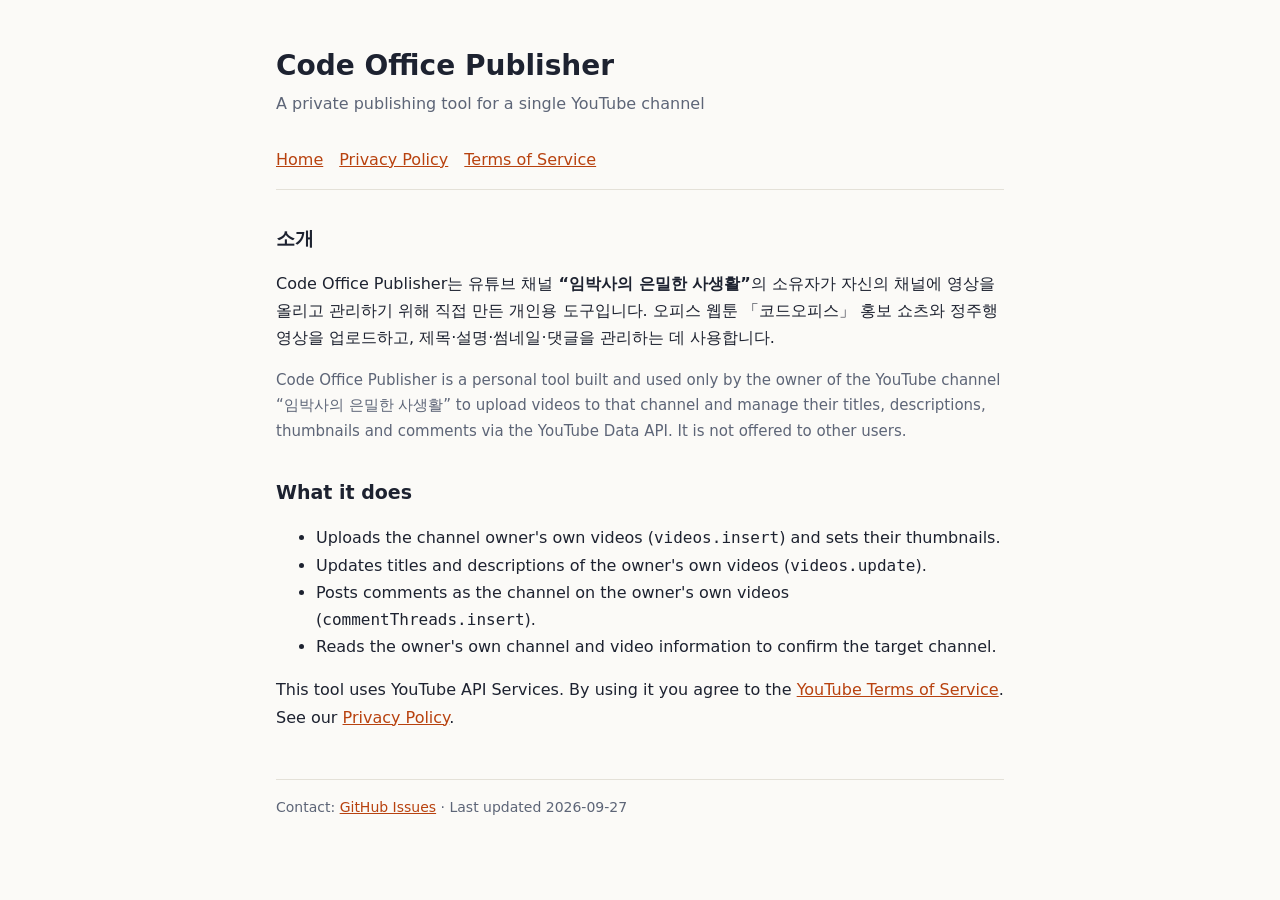
<file: index.html>
<!doctype html><html lang="ko"><head><meta charset="utf-8"><meta name="viewport" content="width=device-width,initial-scale=1">
<title>Code Office Publisher</title><link rel="stylesheet" href="style.css"></head><body><main>
<h1>Code Office Publisher</h1><p class="sub">A private publishing tool for a single YouTube channel</p><nav><a href="./">Home</a><a href="./privacy.html">Privacy Policy</a><a href="./terms.html">Terms of Service</a></nav>
<h2>소개</h2>
<p>Code Office Publisher는 유튜브 채널 <strong>“임박사의 은밀한 사생활”</strong>의 소유자가 자신의 채널에 영상을 올리고 관리하기 위해 직접 만든 개인용 도구입니다. 오피스 웹툰 「코드오피스」 홍보 쇼츠와 정주행 영상을 업로드하고, 제목·설명·썸네일·댓글을 관리하는 데 사용합니다.</p>
<p class="en">Code Office Publisher is a personal tool built and used only by the owner of the YouTube channel “임박사의 은밀한 사생활” to upload videos to that channel and manage their titles, descriptions, thumbnails and comments via the YouTube Data API. It is not offered to other users.</p>
<h2>What it does</h2>
<ul><li>Uploads the channel owner's own videos (<code>videos.insert</code>) and sets their thumbnails.</li>
<li>Updates titles and descriptions of the owner's own videos (<code>videos.update</code>).</li>
<li>Posts comments as the channel on the owner's own videos (<code>commentThreads.insert</code>).</li>
<li>Reads the owner's own channel and video information to confirm the target channel.</li></ul>
<p>This tool uses YouTube API Services. By using it you agree to the <a href="https://www.youtube.com/t/terms">YouTube Terms of Service</a>. See our <a href="./privacy.html">Privacy Policy</a>.</p>
<footer>Contact: <a href="https://github.com/taehyeonglim/codeoffice-publisher/issues">GitHub Issues</a> · Last updated 2026-09-27</footer></main></body></html>
</file>
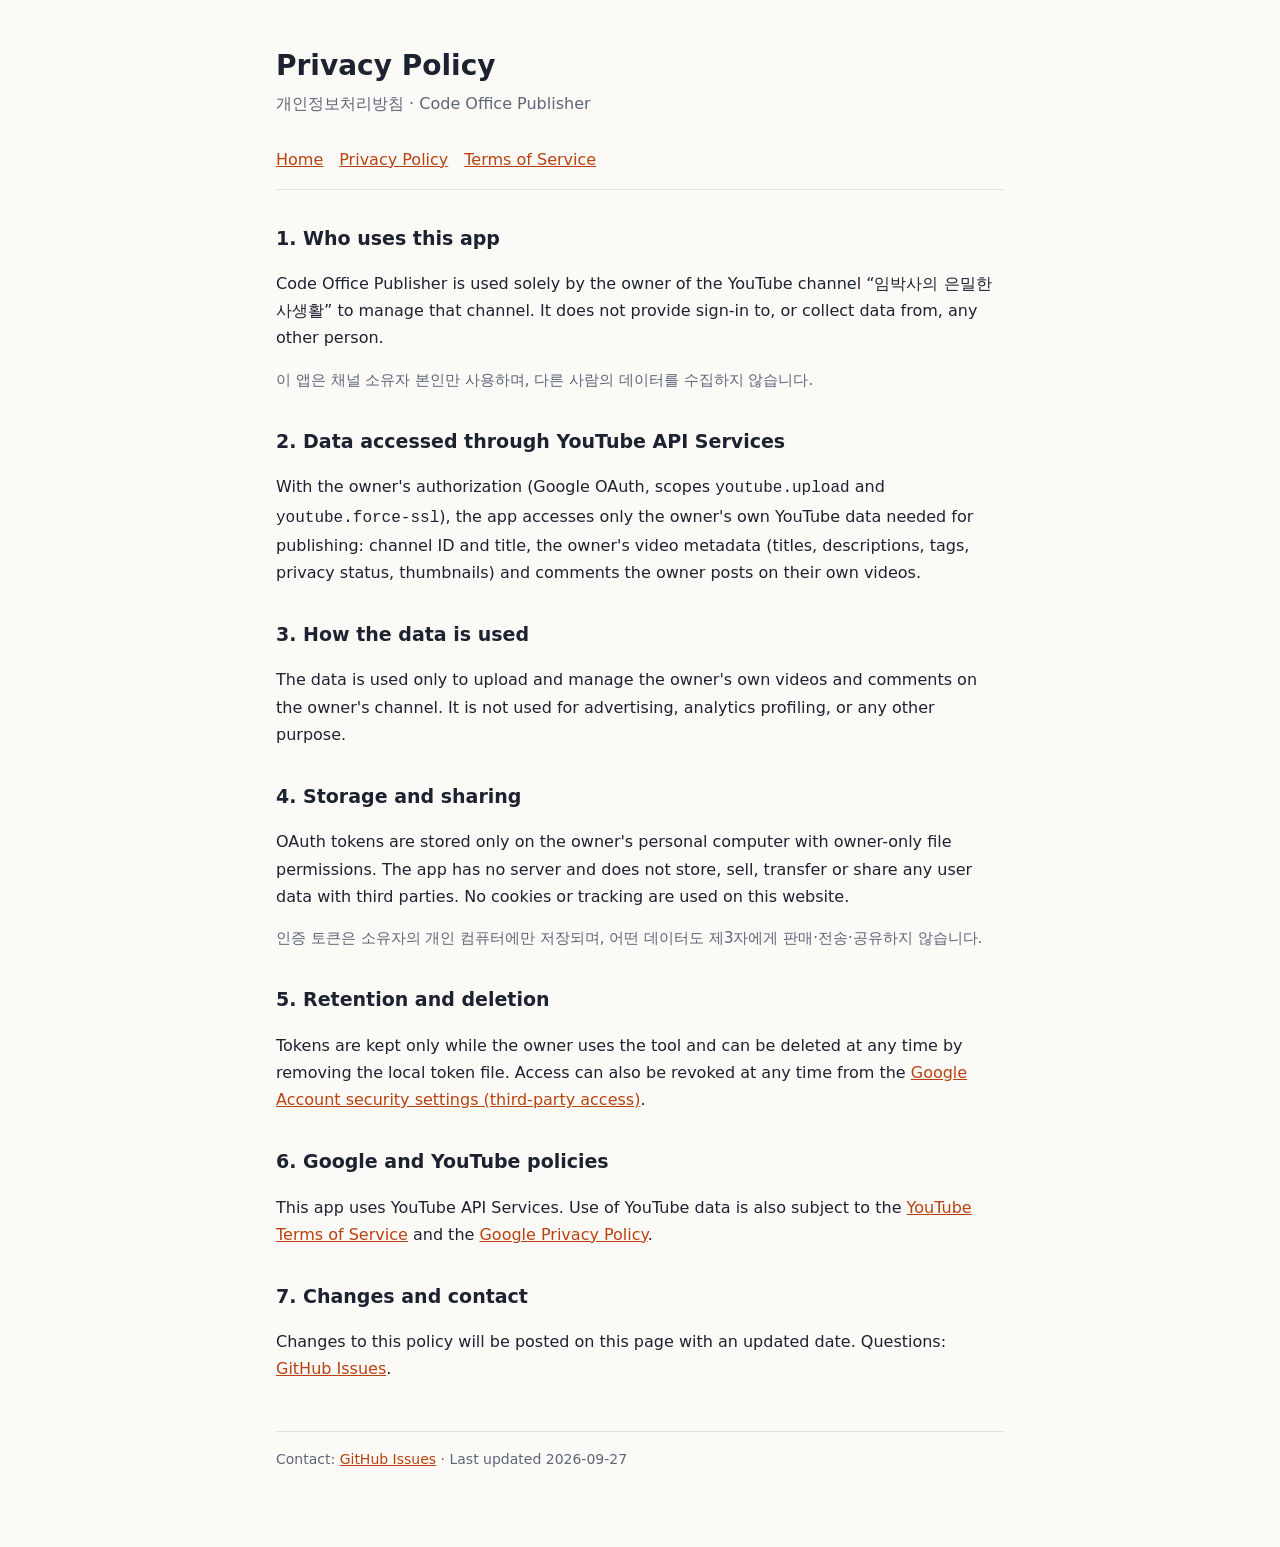
<file: privacy.html>
<!doctype html><html lang="ko"><head><meta charset="utf-8"><meta name="viewport" content="width=device-width,initial-scale=1">
<title>Privacy Policy · Code Office Publisher</title><link rel="stylesheet" href="style.css"></head><body><main>
<h1>Privacy Policy</h1><p class="sub">개인정보처리방침 · Code Office Publisher</p><nav><a href="./">Home</a><a href="./privacy.html">Privacy Policy</a><a href="./terms.html">Terms of Service</a></nav>
<h2>1. Who uses this app</h2>
<p>Code Office Publisher is used solely by the owner of the YouTube channel “임박사의 은밀한 사생활” to manage that channel. It does not provide sign-in to, or collect data from, any other person.</p>
<p class="en">이 앱은 채널 소유자 본인만 사용하며, 다른 사람의 데이터를 수집하지 않습니다.</p>
<h2>2. Data accessed through YouTube API Services</h2>
<p>With the owner's authorization (Google OAuth, scopes <code>youtube.upload</code> and <code>youtube.force-ssl</code>), the app accesses only the owner's own YouTube data needed for publishing: channel ID and title, the owner's video metadata (titles, descriptions, tags, privacy status, thumbnails) and comments the owner posts on their own videos.</p>
<h2>3. How the data is used</h2>
<p>The data is used only to upload and manage the owner's own videos and comments on the owner's channel. It is not used for advertising, analytics profiling, or any other purpose.</p>
<h2>4. Storage and sharing</h2>
<p>OAuth tokens are stored only on the owner's personal computer with owner-only file permissions. The app has no server and does not store, sell, transfer or share any user data with third parties. No cookies or tracking are used on this website.</p>
<p class="en">인증 토큰은 소유자의 개인 컴퓨터에만 저장되며, 어떤 데이터도 제3자에게 판매·전송·공유하지 않습니다.</p>
<h2>5. Retention and deletion</h2>
<p>Tokens are kept only while the owner uses the tool and can be deleted at any time by removing the local token file. Access can also be revoked at any time from the <a href="https://myaccount.google.com/permissions">Google Account security settings (third-party access)</a>.</p>
<h2>6. Google and YouTube policies</h2>
<p>This app uses YouTube API Services. Use of YouTube data is also subject to the <a href="https://www.youtube.com/t/terms">YouTube Terms of Service</a> and the <a href="https://policies.google.com/privacy">Google Privacy Policy</a>.</p>
<h2>7. Changes and contact</h2>
<p>Changes to this policy will be posted on this page with an updated date. Questions: <a href="https://github.com/taehyeonglim/codeoffice-publisher/issues">GitHub Issues</a>.</p>
<footer>Contact: <a href="https://github.com/taehyeonglim/codeoffice-publisher/issues">GitHub Issues</a> · Last updated 2026-09-27</footer></main></body></html>
</file>
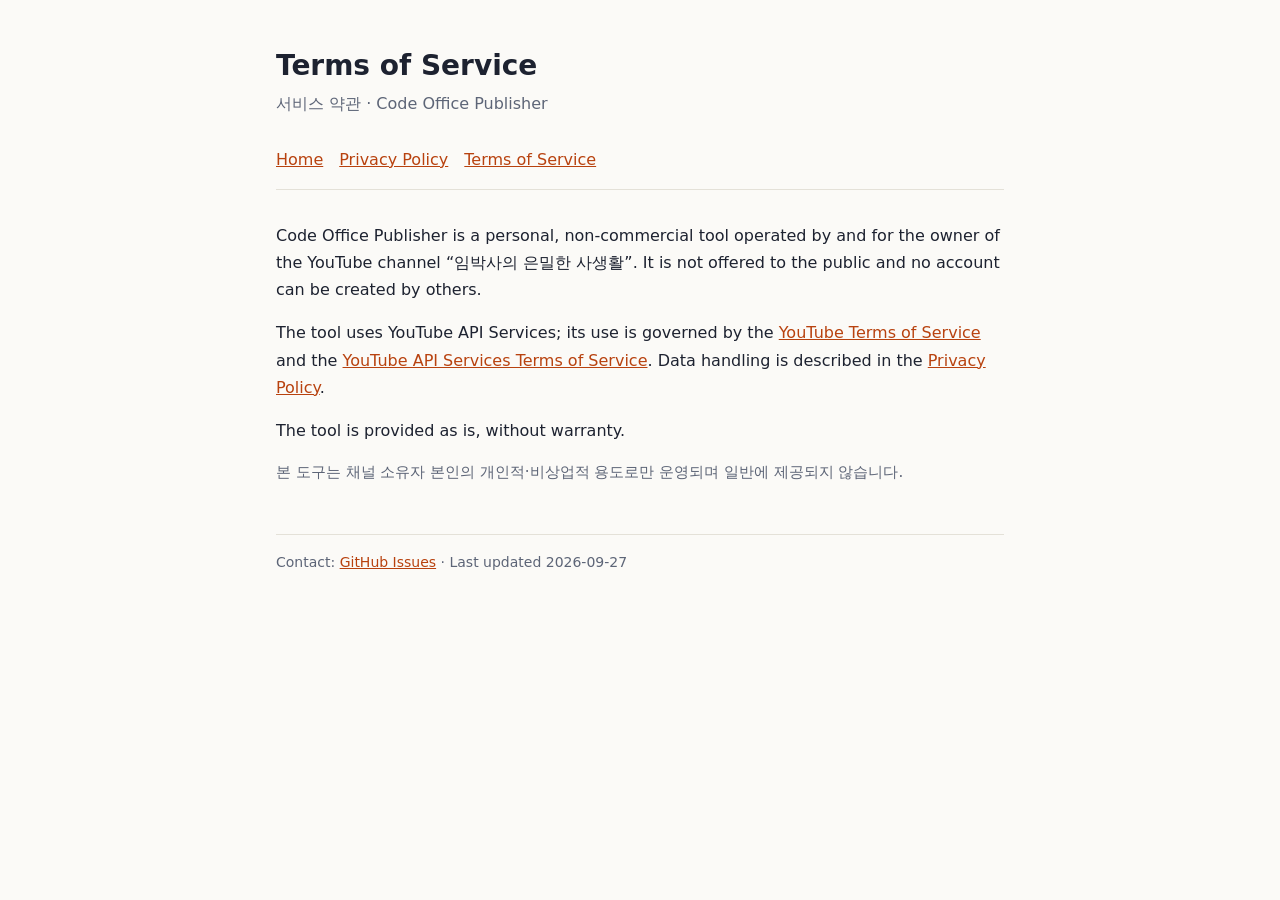
<file: terms.html>
<!doctype html><html lang="ko"><head><meta charset="utf-8"><meta name="viewport" content="width=device-width,initial-scale=1">
<title>Terms of Service · Code Office Publisher</title><link rel="stylesheet" href="style.css"></head><body><main>
<h1>Terms of Service</h1><p class="sub">서비스 약관 · Code Office Publisher</p><nav><a href="./">Home</a><a href="./privacy.html">Privacy Policy</a><a href="./terms.html">Terms of Service</a></nav>
<p>Code Office Publisher is a personal, non-commercial tool operated by and for the owner of the YouTube channel “임박사의 은밀한 사생활”. It is not offered to the public and no account can be created by others.</p>
<p>The tool uses YouTube API Services; its use is governed by the <a href="https://www.youtube.com/t/terms">YouTube Terms of Service</a> and the <a href="https://developers.google.com/youtube/terms/api-services-terms-of-service">YouTube API Services Terms of Service</a>. Data handling is described in the <a href="./privacy.html">Privacy Policy</a>.</p>
<p>The tool is provided as is, without warranty.</p>
<p class="en">본 도구는 채널 소유자 본인의 개인적·비상업적 용도로만 운영되며 일반에 제공되지 않습니다.</p>
<footer>Contact: <a href="https://github.com/taehyeonglim/codeoffice-publisher/issues">GitHub Issues</a> · Last updated 2026-09-27</footer></main></body></html>
</file>
<file: style.css>
:root{--bg:#fbfaf7;--fg:#1d2230;--mute:#5d6577;--line:#e4e1d8;--acc:#b8420f}
@media (prefers-color-scheme:dark){:root{--bg:#12151c;--fg:#e9e6df;--mute:#a3a9b6;--line:#2a2f3a;--acc:#f2b35b}}
*{box-sizing:border-box}body{margin:0;background:var(--bg);color:var(--fg);font:16px/1.7 -apple-system,"Apple SD Gothic Neo","Noto Sans KR",system-ui,sans-serif}
main{max-width:760px;margin:0 auto;padding:48px 16px 80px}h1{font-size:28px;line-height:1.3;margin:0 0 6px}h2{font-size:19px;margin:32px 0 8px}
p,li{color:var(--fg)}.sub{color:var(--mute);margin:0 0 28px}nav{display:flex;gap:16px;flex-wrap:wrap;margin:0 0 32px;padding-bottom:16px;border-bottom:1px solid var(--line)}
a{color:var(--acc)}.en{color:var(--mute);font-size:15px}footer{margin-top:48px;padding-top:16px;border-top:1px solid var(--line);color:var(--mute);font-size:14px}
</file>
